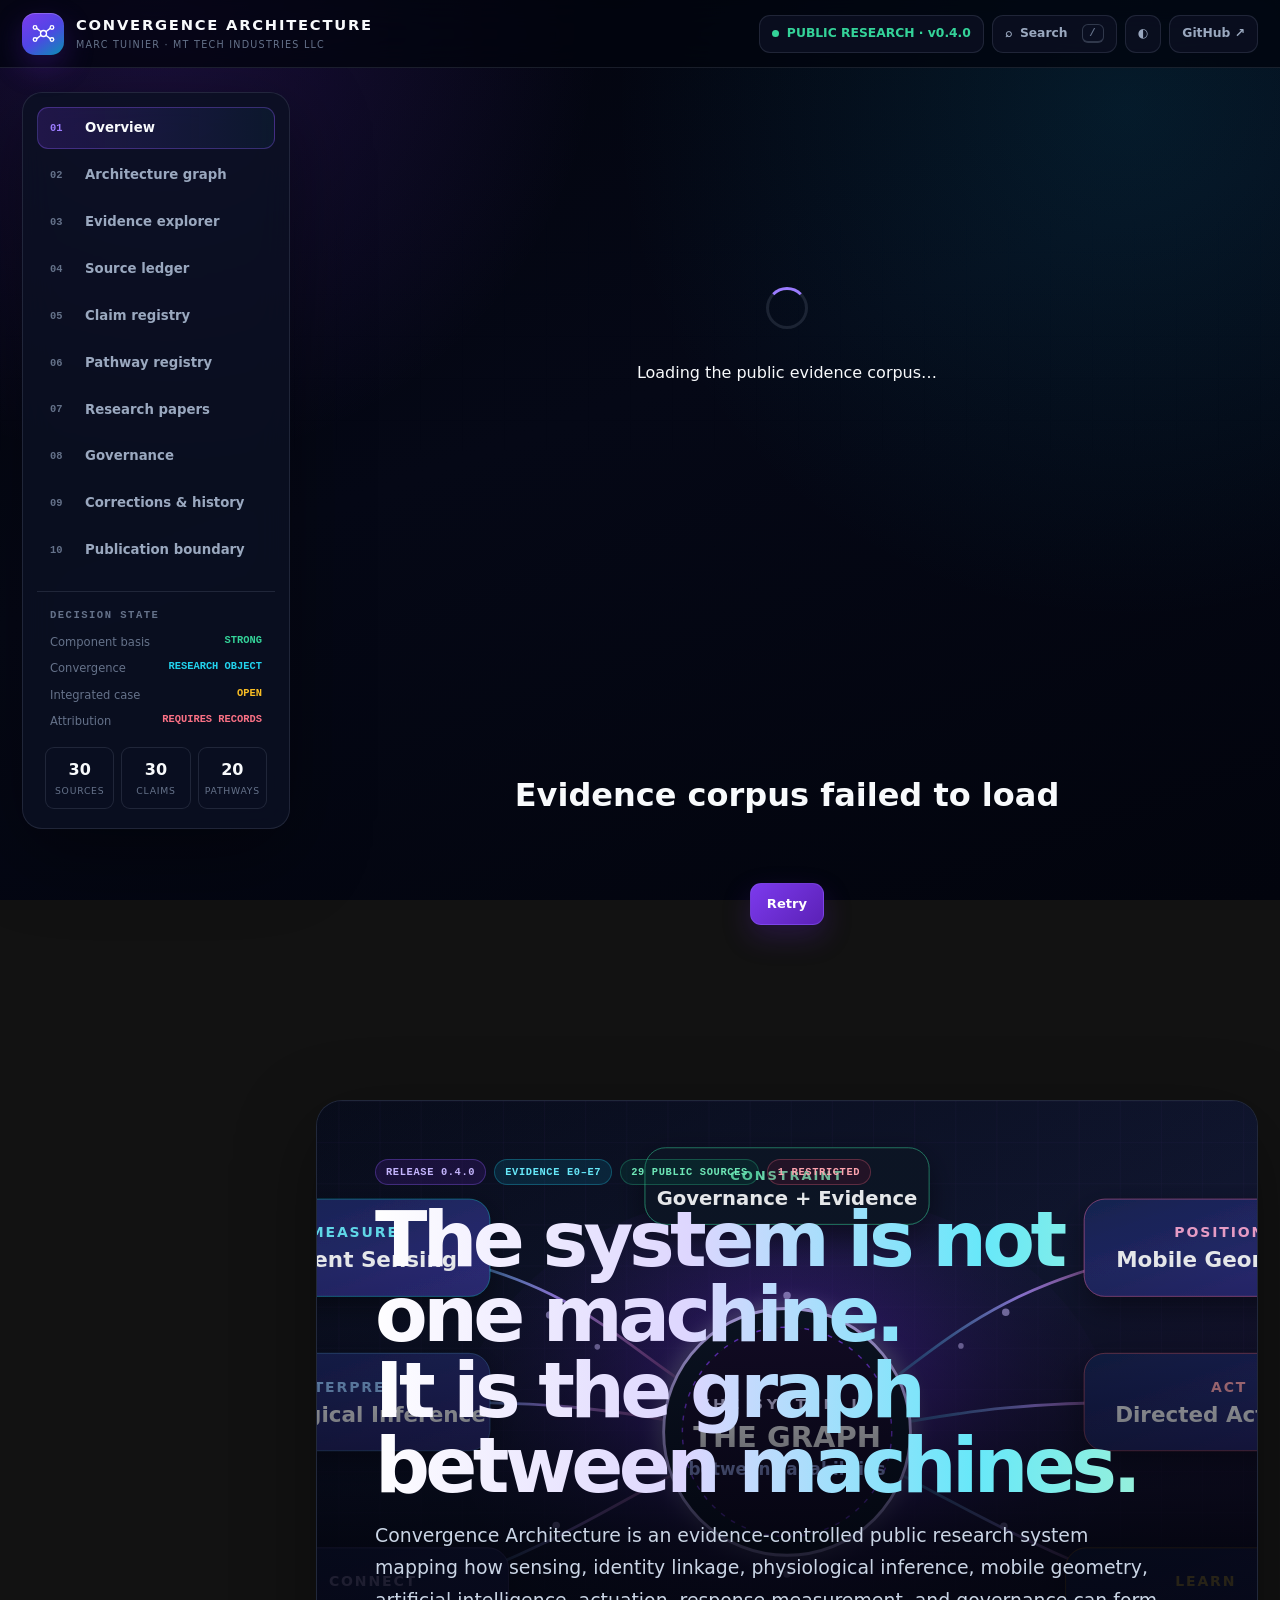
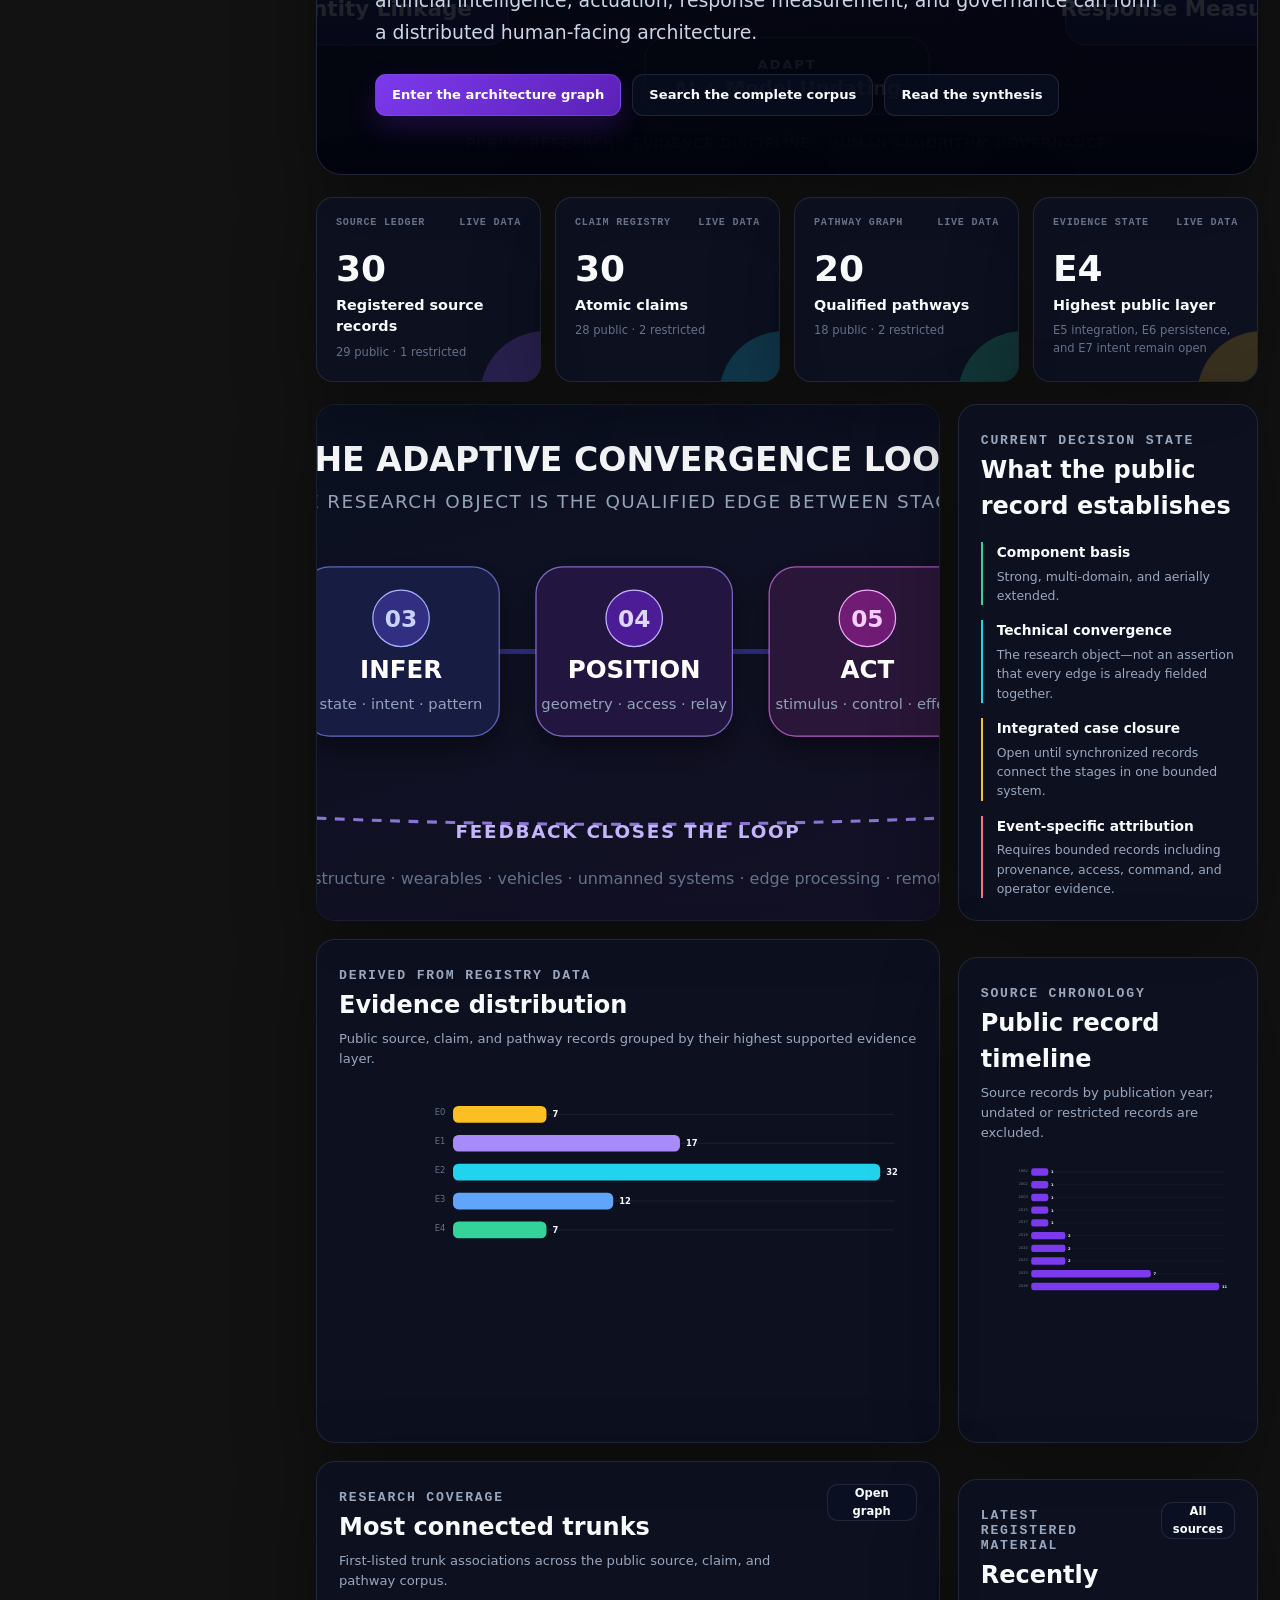
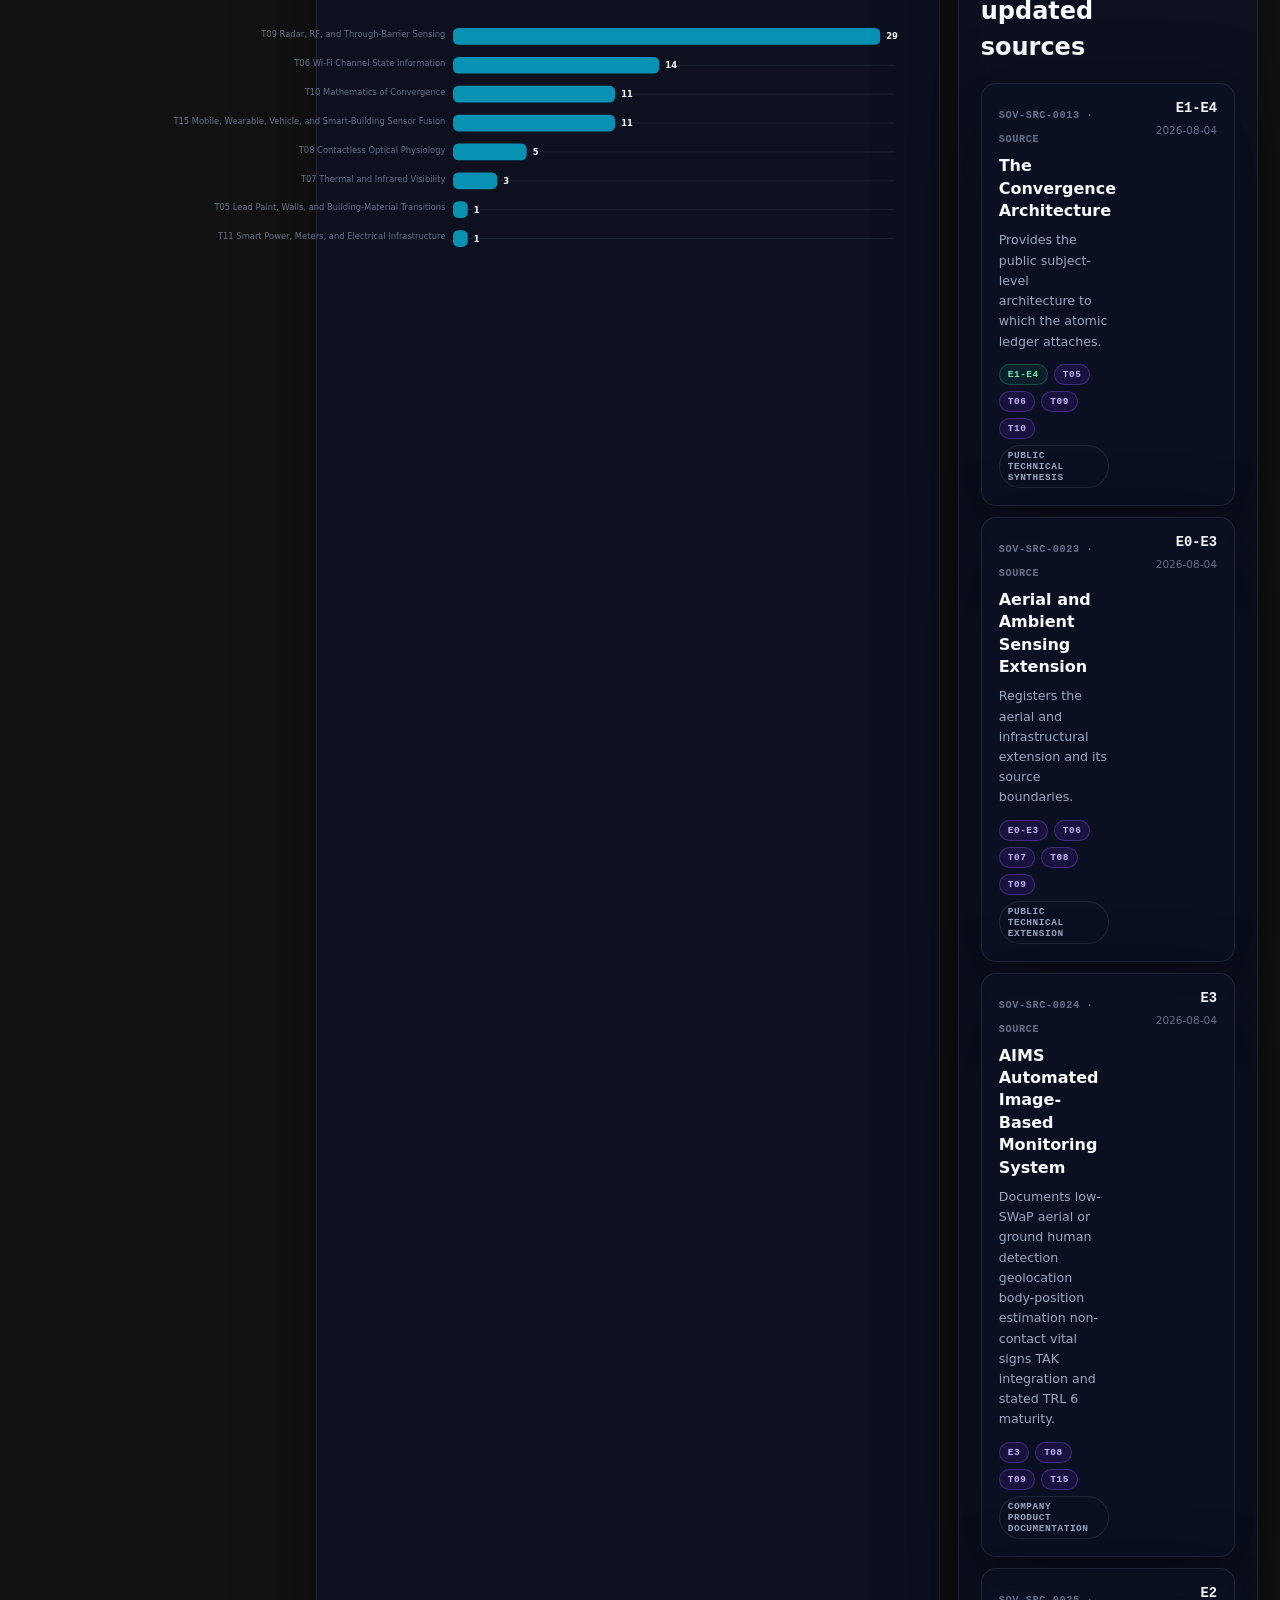
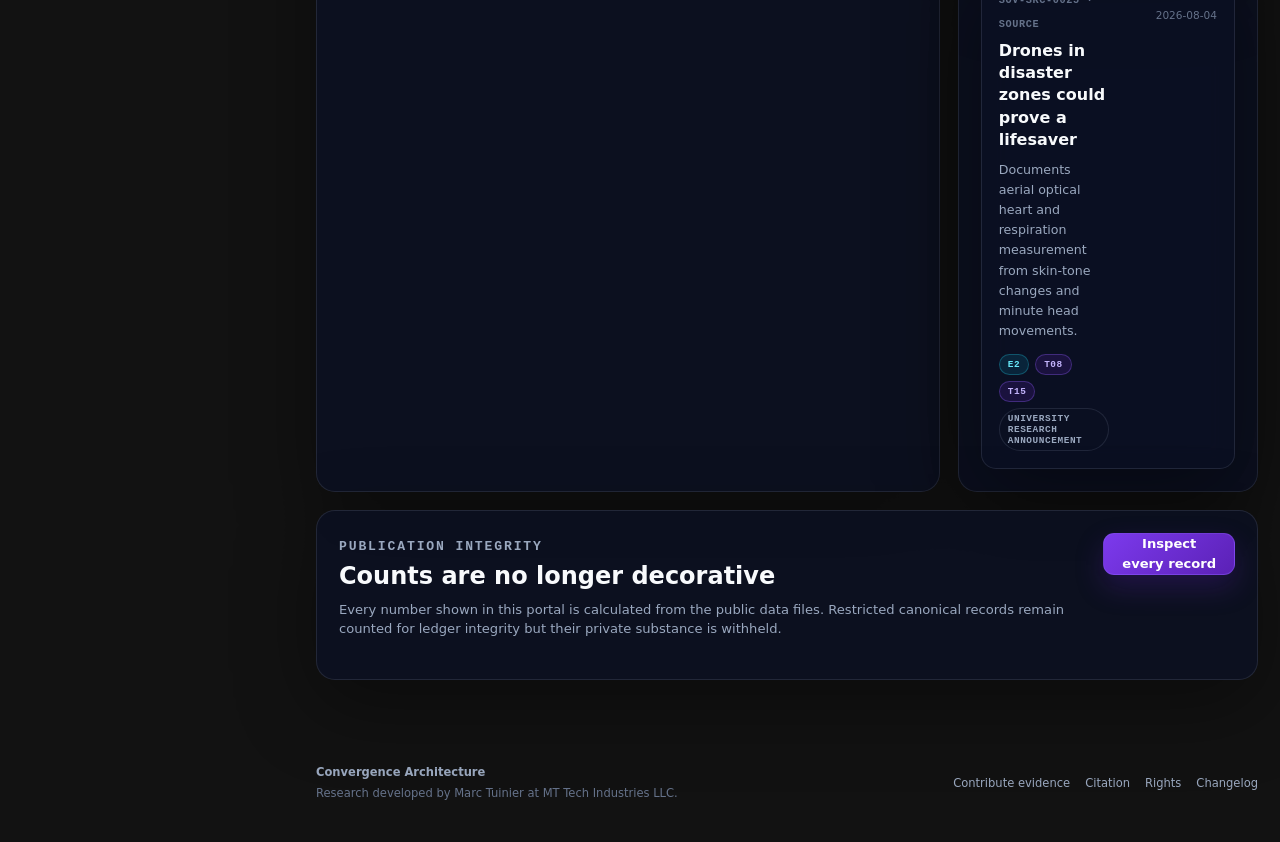
<file: index.html>
<!doctype html>
<html lang="en" data-theme="dark">
<head>
  <meta charset="utf-8">
  <meta name="viewport" content="width=device-width,initial-scale=1">
  <meta name="theme-color" content="#050816">
  <meta name="color-scheme" content="dark light">
  <meta name="description" content="Convergence Architecture is a public, evidence-controlled research portal mapping contactless sensing, physiological inference, mobile geometry, artificial intelligence, directed actuation, and human-algorithm governance.">
  <meta name="author" content="Marc Tuinier, MT Tech Industries LLC">
  <meta name="robots" content="index,follow">
  <meta property="og:type" content="website">
  <meta property="og:title" content="Convergence Architecture — Evidence-Controlled Public Research">
  <meta property="og:description" content="The system is not one machine. It is the graph between machines.">
  <meta property="og:image" content="https://mttechindustries.github.io/Convergence_Architecture/docs/visuals/01-convergence-hero.svg">
  <meta property="og:url" content="https://mttechindustries.github.io/Convergence_Architecture/">
  <meta name="twitter:card" content="summary_large_image">
  <link rel="canonical" href="https://mttechindustries.github.io/Convergence_Architecture/">
  <link rel="icon" href="assets/favicon.svg" type="image/svg+xml">
  <link rel="manifest" href="manifest.webmanifest">
  <link rel="stylesheet" href="assets/css/portal-1.css">
  <link rel="stylesheet" href="assets/css/portal-2.css">
  <link rel="stylesheet" href="assets/css/portal-3.css">
  <title>Convergence Architecture — Public Research Portal</title>
  <script type="application/ld+json">
  {
    "@context":"https://schema.org",
    "@type":"ResearchProject",
    "name":"Convergence Architecture",
    "description":"Evidence-controlled public research on contactless sensing, physiological inference, mobile geometry, artificial intelligence, directed actuation, and human-algorithm governance.",
    "creator":{"@type":"Person","name":"Marc Tuinier"},
    "funder":{"@type":"Organization","name":"MT Tech Industries LLC"},
    "url":"https://mttechindustries.github.io/Convergence_Architecture/"
  }
  </script>
  <script defer src="assets/js/portal-1.js"></script>
  <script defer src="assets/js/portal-2.js"></script>
  <script defer src="assets/js/portal-3.js"></script>
  <script defer src="assets/js/portal-4.js"></script>
  <script defer src="assets/js/portal-5.js"></script>
  <script defer src="assets/js/portal-6.js"></script>
  <script defer src="assets/js/portal-7.js"></script>
  <script defer src="assets/js/portal-8.js"></script>
  <script defer src="assets/js/portal-9.js"></script>
  <script defer src="assets/js/portal-10.js"></script>
</head>
<body>
  <a class="skip-link" href="#main">Skip to content</a>
  <div class="progress" aria-hidden="true"><span id="scroll-progress"></span></div>

  <header class="site-header">
    <div class="header-inner">
      <a class="brand" href="#overview" data-route="overview" aria-label="Convergence Architecture home">
        <span class="brand-mark" aria-hidden="true">
          <svg viewBox="0 0 48 48"><circle cx="24" cy="24" r="5"/><circle cx="10" cy="14" r="3"/><circle cx="38" cy="14" r="3"/><circle cx="10" cy="34" r="3"/><circle cx="38" cy="34" r="3"/><path d="M13 15.5 20 21M35 15.5 28 21M13 32.5 20 27M35 32.5 28 27"/></svg>
        </span>
        <span>
          <strong>CONVERGENCE ARCHITECTURE</strong>
          <small>MARC TUINIER · MT TECH INDUSTRIES LLC</small>
        </span>
      </a>

      <div class="header-actions">
        <span class="release-pill"><span class="pulse-dot"></span><span id="header-version">PUBLIC RESEARCH</span></span>
        <button id="global-search-button" class="icon-button search-button" type="button" aria-haspopup="dialog" aria-controls="search-dialog">
          <span aria-hidden="true">⌕</span><span class="desktop-only">Search</span><kbd>/</kbd>
        </button>
        <button id="theme-button" class="icon-button" type="button" aria-label="Toggle color theme"><span aria-hidden="true">◐</span></button>
        <a class="icon-button desktop-only" href="https://github.com/mttechindustries/Convergence_Architecture" target="_blank" rel="noopener noreferrer">GitHub ↗</a>
        <button id="menu-button" class="icon-button mobile-only" type="button" aria-expanded="false" aria-controls="mobile-nav">Menu</button>
      </div>
    </div>
  </header>

  <div class="app-shell">
    <aside class="sidebar" aria-label="Research portal navigation">
      <nav id="desktop-nav" class="primary-nav">
        <button data-route="overview" class="nav-item is-active"><span>01</span>Overview</button>
        <button data-route="architecture" class="nav-item"><span>02</span>Architecture graph</button>
        <button data-route="explorer" class="nav-item"><span>03</span>Evidence explorer</button>
        <button data-route="sources" class="nav-item"><span>04</span>Source ledger</button>
        <button data-route="claims" class="nav-item"><span>05</span>Claim registry</button>
        <button data-route="pathways" class="nav-item"><span>06</span>Pathway registry</button>
        <button data-route="research" class="nav-item"><span>07</span>Research papers</button>
        <button data-route="governance" class="nav-item"><span>08</span>Governance</button>
        <button data-route="history" class="nav-item"><span>09</span>Corrections & history</button>
        <button data-route="boundary" class="nav-item"><span>10</span>Publication boundary</button>
      </nav>

      <section class="sidebar-status" aria-labelledby="decision-state-title">
        <p id="decision-state-title" class="label">Decision state</p>
        <dl>
          <div><dt>Component basis</dt><dd class="status-good">Strong</dd></div>
          <div><dt>Convergence</dt><dd class="status-info">Research object</dd></div>
          <div><dt>Integrated case</dt><dd class="status-warn">Open</dd></div>
          <div><dt>Attribution</dt><dd class="status-risk">Requires records</dd></div>
        </dl>
      </section>

      <section class="sidebar-counts" aria-label="Registry counts">
        <div><strong id="side-source-count">—</strong><span>sources</span></div>
        <div><strong id="side-claim-count">—</strong><span>claims</span></div>
        <div><strong id="side-path-count">—</strong><span>pathways</span></div>
      </section>
    </aside>

    <nav id="mobile-nav" class="mobile-nav" aria-label="Mobile navigation" hidden>
      <button data-route="overview">Overview</button>
      <button data-route="architecture">Architecture graph</button>
      <button data-route="explorer">Evidence explorer</button>
      <button data-route="sources">Source ledger</button>
      <button data-route="claims">Claim registry</button>
      <button data-route="pathways">Pathway registry</button>
      <button data-route="research">Research papers</button>
      <button data-route="governance">Governance</button>
      <button data-route="history">Corrections & history</button>
      <button data-route="boundary">Publication boundary</button>
    </nav>

    <main id="main" class="main-content" tabindex="-1">
      <div id="loading-view" class="loading-view" role="status">
        <div class="loader"></div>
        <p>Loading the public evidence corpus…</p>
      </div>
      <div id="error-view" class="error-view" hidden>
        <h1>Evidence corpus failed to load</h1>
        <p id="error-message"></p>
        <button id="retry-button" class="button button-primary" type="button">Retry</button>
      </div>
      <div id="view-root" hidden></div>
    </main>
  </div>

  <dialog id="search-dialog" class="search-dialog">
    <form method="dialog" class="search-shell">
      <div class="search-head">
        <label for="global-search-input">Search the entire public corpus</label>
        <button class="dialog-close" value="close" aria-label="Close search">×</button>
      </div>
      <input id="global-search-input" type="search" autocomplete="off" placeholder="Search source, claim, pathway, organization, evidence state…">
      <div id="global-search-results" class="search-results"></div>
      <p class="search-hint"><kbd>↑</kbd><kbd>↓</kbd> move · <kbd>Enter</kbd> open · <kbd>Esc</kbd> close</p>
    </form>
  </dialog>

  <aside id="record-drawer" class="record-drawer" aria-hidden="true">
    <div class="drawer-backdrop" data-close-drawer></div>
    <section class="drawer-panel" role="dialog" aria-modal="true" aria-labelledby="drawer-title">
      <header>
        <div>
          <p id="drawer-kicker" class="label"></p>
          <h2 id="drawer-title"></h2>
        </div>
        <button type="button" class="dialog-close" data-close-drawer aria-label="Close record">×</button>
      </header>
      <div id="drawer-content" class="drawer-content"></div>
    </section>
  </aside>

  <div id="toast" class="toast" role="status" aria-live="polite"></div>

  <footer class="site-footer">
    <div>
      <strong>Convergence Architecture</strong>
      <span>Research developed by Marc Tuinier at MT Tech Industries LLC.</span>
    </div>
    <nav>
      <a href="CONTRIBUTING.md">Contribute evidence</a>
      <a href="CITATION.cff">Citation</a>
      <a href="RIGHTS.md">Rights</a>
      <a href="CHANGELOG.md">Changelog</a>
    </nav>
  </footer>

  <noscript>
    <div class="noscript">
      <h1>JavaScript is required for the evidence explorer.</h1>
      <p>The complete research papers remain directly available:</p>
      <a href="research/CONVERGENCE_ARCHITECTURE.md">Convergence Architecture</a>
      <a href="research/AERIAL_AMBIENT_SENSING_EXTENSION.md">Aerial and Ambient Sensing Extension</a>
      <a href="research/REPRESENTATION_GAP.md">Measurement Without Representation</a>
      <a href="governance/PROTOCOL_GOVERNANCE.md">Protocol Governance</a>
    </div>
  </noscript>
</body>
</html>
</file>
<file: assets/css/portal-1.css>
:root {
  color-scheme: dark;
  --bg: #050816;
  --bg-deep: #02040d;
  --panel: rgba(11, 17, 35, 0.82);
  --panel-solid: #0b1123;
  --panel-2: rgba(17, 24, 48, 0.76);
  --line: rgba(148, 163, 184, 0.16);
  --line-strong: rgba(148, 163, 184, 0.28);
  --text: #f8fafc;
  --muted: #9aa8bf;
  --dim: #65728a;
  --violet: #9b7cff;
  --violet-strong: #7c3aed;
  --cyan: #22d3ee;
  --emerald: #34d399;
  --amber: #fbbf24;
  --rose: #fb7185;
  --blue: #60a5fa;
  --shadow: 0 24px 80px rgba(0, 0, 0, 0.38);
  --radius: 18px;
  --header-h: 68px;
  --sidebar-w: 268px;
  font-family: Inter, ui-sans-serif, system-ui, -apple-system, BlinkMacSystemFont, "Segoe UI", sans-serif;
}

html[data-theme="light"] {
  color-scheme: light;
  --bg: #f4f6fb;
  --bg-deep: #e9edf5;
  --panel: rgba(255, 255, 255, 0.88);
  --panel-solid: #ffffff;
  --panel-2: rgba(246, 248, 253, 0.94);
  --line: rgba(30, 41, 59, 0.13);
  --line-strong: rgba(30, 41, 59, 0.23);
  --text: #111827;
  --muted: #475569;
  --dim: #64748b;
  --shadow: 0 20px 55px rgba(30, 41, 59, 0.12);
}

* { box-sizing: border-box; }
html { min-height: 100%; scroll-behavior: smooth; }
body {
  min-height: 100vh;
  margin: 0;
  color: var(--text);
  background:
    radial-gradient(circle at 12% 2%, rgba(124, 58, 237, 0.2), transparent 28rem),
    radial-gradient(circle at 88% 12%, rgba(8, 145, 178, 0.14), transparent 32rem),
    linear-gradient(160deg, var(--bg-deep), var(--bg) 46%, var(--bg-deep));
  background-attachment: fixed;
  line-height: 1.5;
  text-rendering: optimizeLegibility;
}

body::before {
  content: "";
  position: fixed;
  inset: 0;
  pointer-events: none;
  opacity: 0.26;
  background-image:
    linear-gradient(rgba(148,163,184,.035) 1px, transparent 1px),
    linear-gradient(90deg, rgba(148,163,184,.035) 1px, transparent 1px);
  background-size: 42px 42px;
  mask-image: linear-gradient(to bottom, black, transparent 82%);
}

button, input, select, textarea { font: inherit; }
button, a { -webkit-tap-highlight-color: transparent; }
a { color: inherit; }
button { color: inherit; }

:focus-visible {
  outline: 3px solid color-mix(in srgb, var(--cyan) 75%, white);
  outline-offset: 3px;
}

.skip-link {
  position: fixed;
  z-index: 200;
  top: 10px;
  left: 10px;
  padding: 10px 14px;
  border-radius: 10px;
  background: var(--text);
  color: var(--bg);
  transform: translateY(-160%);
}
.skip-link:focus { transform: none; }

.progress {
  position: fixed;
  inset: 0 0 auto;
  z-index: 160;
  height: 3px;
  background: transparent;
}
.progress span {
  display: block;
  width: 0;
  height: 100%;
  background: linear-gradient(90deg, var(--violet), var(--cyan), var(--emerald));
  box-shadow: 0 0 16px rgba(34, 211, 238, 0.48);
}

.site-header {
  position: sticky;
  top: 0;
  z-index: 120;
  height: var(--header-h);
  border-bottom: 1px solid var(--line);
  background: color-mix(in srgb, var(--bg-deep) 78%, transparent);
  backdrop-filter: blur(18px) saturate(1.2);
}
.header-inner {
  height: 100%;
  max-width: 1600px;
  margin: 0 auto;
  padding: 0 22px;
  display: flex;
  align-items: center;
  justify-content: space-between;
  gap: 20px;
}
.brand {
  display: flex;
  align-items: center;
  gap: 12px;
  min-width: 0;
  text-decoration: none;
}
.brand-mark {
  width: 42px;
  height: 42px;
  flex: 0 0 auto;
  display: grid;
  place-items: center;
  border-radius: 13px;
  background: linear-gradient(145deg, #7c3aed, #4f46e5 52%, #0891b2);
  box-shadow: 0 12px 30px rgba(91, 33, 182, 0.33), inset 0 1px 0 rgba(255,255,255,.2);
}
.brand-mark svg {
  width: 29px;
  fill: none;
  stroke: white;
  stroke-width: 2.2;
  stroke-linecap: round;
}
.brand strong {
  display: block;
  letter-spacing: .12em;
  font-size: .92rem;
  white-space: nowrap;
}
.brand small {
  display: block;
  margin-top: 2px;
  color: var(--dim);
  letter-spacing: .13em;
  font-size: .6rem;
  white-space: nowrap;
}
.header-actions {
  display: flex;
  align-items: center;
  gap: 8px;
}
.release-pill, .icon-button {
  min-height: 38px;
  display: inline-flex;
  align-items: center;
  justify-content: center;
  gap: 8px;
  border: 1px solid var(--line);
  border-radius: 11px;
  background: var(--panel);
  color: var(--muted);
  text-decoration: none;
  font-size: .77rem;
  font-weight: 700;
}
.release-pill { padding: 0 12px; color: var(--emerald); }
.icon-button {
  padding: 0 12px;
  cursor: pointer;
  transition: border-color .18s ease, color .18s ease, background .18s ease, transform .18s ease;
}
.icon-button:hover {
  color: var(--text);
  border-color: var(--line-strong);
  transform: translateY(-1px);
}
.search-button kbd { margin-left: 6px; }
.pulse-dot {
  width: 7px;
  height: 7px;
  border-radius: 50%;
  background: var(--emerald);
  box-shadow: 0 0 0 0 rgba(52,211,153,.55);
  animation: pulse 2s infinite;
}

kbd {
  min-width: 22px;
  padding: 2px 6px;
  border: 1px solid var(--line-strong);
  border-bottom-width: 2px;
  border-radius: 6px;
  background: color-mix(in srgb, var(--panel-solid) 88%, transparent);
  color: var(--dim);
  font: 600 .67rem ui-monospace, SFMono-Regular, Menlo, Consolas, monospace;
  text-align: center;
}

.app-shell {
  max-width: 1600px;
  margin: 0 auto;
  padding: 24px 22px 56px;
  display: grid;
  grid-template-columns: var(--sidebar-w) minmax(0, 1fr);
  gap: 26px;
}
.sidebar {
  position: sticky;
  top: calc(var(--header-h) + 22px);
  align-self: start;
  max-height: calc(100vh - var(--header-h) - 44px);
  overflow: auto;
  padding: 14px;
  border: 1px solid var(--line);
  border-radius: 20px;
  background: var(--panel);
  box-shadow: var(--shadow);
  backdrop-filter: blur(16px);
}
.primary-nav { display: grid; gap: 5px; }
.nav-item {
  width: 100%;
  border: 1px solid transparent;
  border-radius: 11px;
  padding: 10px 12px;
  display: flex;
  align-items: center;
  gap: 11px;
  background: transparent;
  color: var(--muted);
  cursor: pointer;
  text-align: left;
  font-size: .83rem;
  font-weight: 700;
  transition: background .18s ease, color .18s ease, border-color .18s ease;
}
.nav-item span {
  width: 24px;
  color: var(--dim);
  font: 600 .65rem ui-monospace, SFMono-Regular, Menlo, monospace;
}
.nav-item:hover { color: var(--text); background: var(--panel-2); }
.nav-item.is-active {
  color: var(--text);
  border-color: rgba(139, 92, 246, .34);
  background: linear-gradient(90deg, rgba(124,58,237,.19), rgba(8,145,178,.07));
}
.nav-item.is-active span { color: var(--violet); }

.sidebar-status {
  margin-top: 20px;
  padding: 17px 13px 5px;
  border-top: 1px solid var(--line);
}
.label {
  margin: 0;
  color: var(--dim);
  font: 700 .66rem ui-monospace, SFMono-Regular, Menlo, monospace;
  letter-spacing: .14em;
  text-transform: uppercase;
}
.sidebar-status dl { margin: 13px 0 0; display: grid; gap: 9px; }
.sidebar-status dl div { display: flex; justify-content: space-between; gap: 10px; }
.sidebar-status dt { color: var(--dim); font-size: .72rem; }
.sidebar-status dd { margin: 0; font: 700 .65rem ui-monospace, monospace; text-transform: uppercase; }
.status-good { color: var(--emerald); }
.status-info { color: var(--cyan); }
.status-warn { color: var(--amber); }
.status-risk { color: var(--rose); }

.sidebar-counts {
  margin: 12px 8px 5px;
  display: grid;
  grid-template-columns: repeat(3, 1fr);
  gap: 7px;
}
.sidebar-counts div {
  padding: 10px 4px;
  border: 1px solid var(--line);
  border-radius: 9px;
  background: color-mix(in srgb, var(--panel-solid) 56%, transparent);
  text-align: center;
}
.sidebar-counts strong { display: block; font-size: 1rem; }
.sidebar-counts span { display: block; margin-top: 2px; color: var(--dim); font-size: .58rem; text-transform: uppercase; letter-spacing: .08em; }

.mobile-nav {
  position: fixed;
  inset: var(--header-h) 0 auto;
  z-index: 110;
  padding: 14px;
  border-bottom: 1px solid var(--line);
  background: color-mix(in srgb, var(--bg-deep) 96%, transparent);
  box-shadow: var(--shadow);
  max-height: calc(100vh - var(--header-h));
  overflow: auto;
}
.mobile-nav button {
  width: 100%;
  padding: 13px 14px;
  border: 0;
  border-bottom: 1px solid var(--line);
  background: transparent;
  color: var(--muted);
  text-align: left;
  font-weight: 750;
}

.main-content { min-width: 0; }
.loading-view, .error-view {
  min-height: 56vh;
  display: grid;
  place-content: center;
  justify-items: center;
  gap: 16px;
  text-align: center;
}
.loader {
  width: 42px;
  height: 42px;
  border: 3px solid var(--line);
  border-top-color: var(--violet);
  border-radius: 50%;
  animation: spin .8s linear infinite;
}
.error-view h1 { margin: 0; }
.error-view p { max-width: 620px; color: var(--muted); }

.view { animation: view-in .28s ease both; }
.view-header {
  margin-bottom: 22px;
  padding: 26px 28px;
  border: 1px solid var(--line);
  border-radius: 22px;
  background: linear-gradient(145deg, var(--panel), color-mix(in srgb, var(--panel) 72%, rgba(124,58,237,.12)));
  box-shadow: var(--shadow);
  overflow: hidden;
  position: relative;
}
.view-header::after {
  content: "";
  position: absolute;
  width: 320px;
  height: 320px;
  right: -120px;
  top: -190px;
  border-radius: 50%;
  background: radial-gradient(circle, rgba(139,92,246,.23), transparent 70%);
  pointer-events: none;
}
.view-header h1 {
  margin: 9px 0 10px;
  font-size: clamp(2rem, 4.5vw, 4.1rem);
  line-height: 1.02;
  letter-spacing: -.045em;
}
.view-header > p:not(.label) {
  max-width: 860px;
  margin: 0;
  color: var(--muted);
  font-size: 1rem;
  line-height: 1.75;
}
.header-links { margin-top: 18px; display: flex; flex-wrap: wrap; gap: 10px; }

.hero {
  position: relative;
  min-height: 610px;
  margin-bottom: 22px;
  display: grid;
  align-items: end;
  border: 1px solid var(--line);
  border-radius: 26px;
  overflow: hidden;
  background: var(--panel-solid);
  box-shadow: var(--shadow);
}
.hero img {
  position: absolute;
  inset: 0;
  width: 100%;
  height: 100%;
  object-fit: cover;
}
.hero::after {
  content: "";
  position: absolute;
  inset: 0;
  background: linear-gradient(to top, rgba(2,4,13,.98) 3%, rgba(2,4,13,.82) 35%, rgba(2,4,13,.08) 76%);
}
.hero-copy {
  position: relative;
  z-index: 1;
  padding: clamp(24px, 5vw, 58px);
}
.hero h1 {
  max-width: 1100px;
  margin: 17px 0 16px;
  font-size: clamp(2.5rem, 6vw, 6rem);
  line-height: .98;
  letter-spacing: -.06em;
}
.hero p {
  max-width: 790px;
  margin: 0;
  color: #cad5e5;
  font-size: clamp(.98rem, 1.6vw, 1.18rem);
  line-height: 1.72;
}
.hero-actions { margin-top: 25px; display: flex; flex-wrap: wrap; gap: 11px; }

.gradient-text {
  background: linear-gradient(92deg, #fff 0%, #ddd6fe 38%, #67e8f9 73%, #a7f3d0 100%);
  -webkit-background-clip: text;
  background-clip: text;
  color: transparent;
}
html[data-theme="light"] .gradient-text {
  background: linear-gradient(92deg, #111827, #6d28d9 46%, #0e7490 82%);
  -webkit-background-clip: text;
  background-clip: text;
}

.badge-row { display: flex; flex-wrap: wrap; gap: 8px; }
.badge, .tag {
  display: inline-flex;
  align-items: center;
  gap: 6px;
  border: 1px solid var(--line);
  border-radius: 999px;
  background: color-mix(in srgb, var(--panel-solid) 76%, transparent);
  color: var(--muted);
  font: 700 .65rem ui-monospace, SFMono-Regular, Menlo, monospace;
  letter-spacing: .06em;
  text-transform: uppercase;
}
.badge { padding: 6px 10px; }
.tag { padding: 4px 8px; font-size: .59rem; }
.badge.violet, .tag.violet { color: #c4b5fd; border-color: rgba(139,92,246,.34); background: rgba(76,29,149,.25); }
.badge.cyan, .tag.cyan { color: #67e8f9; border-color: rgba(34,211,238,.28); background: rgba(8,145,178,.17); }
.badge.emerald, .tag.emerald { color: #6ee7b7; border-color: rgba(52,211,153,.27); background: rgba(4,120,87,.17); }
.badge.amber, .tag.amber { color: #fde68a; border-color: rgba(251,191,36,.28); background: rgba(146,64,14,.17); }
.badge.rose, .tag.rose { color: #fda4af; border-color: rgba(251,113,133,.28); background: rgba(159,18,57,.15); }
</file>
<file: assets/css/portal-2.css>
.button {
  min-height: 42px;
  padding: 0 16px;
  display: inline-flex;
  align-items: center;
  justify-content: center;
  gap: 8px;
  border: 1px solid var(--line);
  border-radius: 11px;
  background: var(--panel);
  color: var(--text);
  text-decoration: none;
  font-size: .82rem;
  font-weight: 800;
  cursor: pointer;
  transition: transform .16s ease, border-color .16s ease, background .16s ease;
}
.button:hover { transform: translateY(-1px); border-color: var(--line-strong); }
.button-primary {
  border-color: rgba(139,92,246,.4);
  background: linear-gradient(135deg, #7c3aed, #5b21b6);
  color: #fff;
  box-shadow: 0 12px 28px rgba(91,33,182,.27);
}
.button-secondary { background: color-mix(in srgb, var(--panel-solid) 70%, transparent); }
.button-small { min-height: 34px; padding: 0 11px; font-size: .72rem; }

.metric-grid {
  margin-bottom: 22px;
  display: grid;
  grid-template-columns: repeat(4, minmax(0,1fr));
  gap: 14px;
}
.metric-card, .panel, .record-card, .paper-card {
  border: 1px solid var(--line);
  background: var(--panel);
  box-shadow: var(--shadow);
  backdrop-filter: blur(12px);
}
.metric-card {
  min-height: 154px;
  padding: 19px;
  border-radius: 17px;
  position: relative;
  overflow: hidden;
}
.metric-card::after {
  content: "";
  position: absolute;
  width: 130px;
  height: 130px;
  right: -70px;
  bottom: -80px;
  border-radius: 50%;
  background: var(--metric-glow, rgba(139,92,246,.18));
}
.metric-card .metric-top { display: flex; justify-content: space-between; gap: 10px; color: var(--dim); font: 700 .63rem ui-monospace, monospace; letter-spacing: .08em; }
.metric-card strong { display: block; margin-top: 23px; font-size: 2.25rem; line-height: 1; }
.metric-card h3 { margin: 8px 0 0; font-size: .9rem; }
.metric-card p { margin: 6px 0 0; color: var(--dim); font-size: .72rem; line-height: 1.55; }

.panel {
  border-radius: 19px;
  padding: 22px;
}
.panel + .panel { margin-top: 18px; }
.panel-header {
  margin-bottom: 18px;
  display: flex;
  align-items: flex-start;
  justify-content: space-between;
  gap: 16px;
}
.panel-header h2, .panel-header h3 { margin: 4px 0 0; }
.panel-header p { margin: 6px 0 0; color: var(--muted); font-size: .82rem; }
.two-column { display: grid; grid-template-columns: minmax(0,1.35fr) minmax(280px,.65fr); gap: 18px; }
.three-column { display: grid; grid-template-columns: repeat(3, minmax(0,1fr)); gap: 14px; }
.four-column { display: grid; grid-template-columns: repeat(4, minmax(0,1fr)); gap: 14px; }

.decision-list { display: grid; gap: 15px; }
.decision-item { padding-left: 14px; border-left: 2px solid var(--line-strong); }
.decision-item.good { border-color: var(--emerald); }
.decision-item.info { border-color: var(--cyan); }
.decision-item.warn { border-color: var(--amber); }
.decision-item.risk { border-color: var(--rose); }
.decision-item strong { display: block; font-size: .86rem; }
.decision-item span { display: block; margin-top: 4px; color: var(--muted); font-size: .78rem; line-height: 1.55; }

.visual-frame {
  min-height: 280px;
  border: 1px solid var(--line);
  border-radius: 19px;
  overflow: hidden;
  background: #050816;
  box-shadow: var(--shadow);
}
.visual-frame img { width: 100%; height: 100%; display: block; object-fit: cover; }

.chart {
  width: 100%;
  min-height: 260px;
}
.chart svg { width: 100%; height: auto; display: block; overflow: visible; }
.chart .axis-label { fill: var(--dim); font-size: 11px; }
.chart .bar-label { fill: var(--text); font-size: 11px; font-weight: 700; }
.chart .grid-line { stroke: var(--line); stroke-width: 1; }
.chart .bar { transition: opacity .16s ease, transform .16s ease; transform-box: fill-box; transform-origin: bottom; }
.chart .bar:hover { opacity: .8; transform: scaleY(1.015); }
.chart-empty { min-height: 220px; display: grid; place-items: center; color: var(--dim); }

.filters {
  margin-bottom: 16px;
  padding: 14px;
  border: 1px solid var(--line);
  border-radius: 16px;
  background: var(--panel);
  display: grid;
  grid-template-columns: minmax(220px, 1.7fr) repeat(4, minmax(120px,.65fr));
  gap: 10px;
}
.filters.compact { grid-template-columns: minmax(220px,1fr) repeat(3,minmax(130px,.35fr)); }
.field { display: grid; gap: 5px; }
.field label { color: var(--dim); font: 700 .59rem ui-monospace, monospace; letter-spacing: .08em; text-transform: uppercase; }
.field input, .field select {
  width: 100%;
  min-height: 40px;
  padding: 0 11px;
  border: 1px solid var(--line);
  border-radius: 10px;
  background: color-mix(in srgb, var(--panel-solid) 80%, transparent);
  color: var(--text);
}
.field input::placeholder { color: var(--dim); }
.filter-actions { display: flex; align-items: end; gap: 7px; }

.result-toolbar {
  margin: 0 2px 12px;
  display: flex;
  align-items: center;
  justify-content: space-between;
  gap: 14px;
  color: var(--muted);
  font-size: .78rem;
}
.result-toolbar strong { color: var(--text); }
.toolbar-actions { display: flex; flex-wrap: wrap; gap: 7px; }

.record-list { display: grid; gap: 11px; }
.record-card {
  width: 100%;
  border-radius: 15px;
  padding: 17px;
  display: grid;
  grid-template-columns: minmax(0,1fr) auto;
  gap: 16px;
  text-align: left;
  color: inherit;
  cursor: pointer;
  transition: transform .16s ease, border-color .16s ease, background .16s ease;
}
.record-card:hover {
  transform: translateY(-2px);
  border-color: var(--line-strong);
  background: color-mix(in srgb, var(--panel-solid) 76%, rgba(124,58,237,.05));
}
.record-card .record-id { color: var(--dim); font: 700 .64rem ui-monospace, monospace; letter-spacing: .06em; }
.record-card h3 { margin: 6px 0 0; font-size: 1rem; line-height: 1.4; }
.record-card p { margin: 8px 0 0; color: var(--muted); font-size: .79rem; line-height: 1.6; }
.record-meta { margin-top: 12px; display: flex; flex-wrap: wrap; gap: 6px; }
.record-tail { min-width: 92px; text-align: right; }
.record-tail strong { display: block; font: 800 .86rem ui-monospace, monospace; }
.record-tail span { display: block; margin-top: 7px; color: var(--dim); font-size: .66rem; }
.record-card.restricted { border-style: dashed; opacity: .78; }

.data-table-wrap {
  overflow: auto;
  border: 1px solid var(--line);
  border-radius: 15px;
  background: var(--panel);
}
.data-table {
  width: 100%;
  border-collapse: collapse;
  min-width: 900px;
  font-size: .76rem;
}
.data-table th {
  position: sticky;
  top: 0;
  z-index: 1;
  padding: 12px;
  border-bottom: 1px solid var(--line-strong);
  background: var(--panel-solid);
  color: var(--dim);
  text-align: left;
  font: 700 .62rem ui-monospace, monospace;
  letter-spacing: .08em;
  text-transform: uppercase;
}
.data-table td { padding: 12px; border-bottom: 1px solid var(--line); vertical-align: top; }
.data-table tbody tr { cursor: pointer; }
.data-table tbody tr:hover { background: color-mix(in srgb, var(--panel-solid) 70%, rgba(124,58,237,.06)); }

.pagination {
  margin-top: 14px;
  display: flex;
  justify-content: center;
  align-items: center;
  gap: 7px;
}
.pagination button {
  min-width: 34px;
  height: 34px;
  border: 1px solid var(--line);
  border-radius: 9px;
  background: var(--panel);
  color: var(--muted);
  cursor: pointer;
}
.pagination button.is-active { color: white; border-color: rgba(139,92,246,.5); background: #6d28d9; }
.pagination button:disabled { opacity: .4; cursor: not-allowed; }

.architecture-layout {
  display: grid;
  grid-template-columns: minmax(0,1fr) 330px;
  gap: 18px;
}
.graph-panel {
  min-height: 720px;
  padding: 12px;
  border: 1px solid var(--line);
  border-radius: 20px;
  background:
    radial-gradient(circle at center, rgba(124,58,237,.1), transparent 40%),
    var(--panel);
  overflow: hidden;
}
.graph-panel svg { width: 100%; height: 100%; min-height: 680px; display: block; }
.graph-edge { stroke: rgba(148,163,184,.25); stroke-width: 1.4; fill: none; cursor: pointer; transition: stroke .16s ease, stroke-width .16s ease, opacity .16s ease; }
.graph-edge[data-evidence="E0"] { stroke: rgba(251,191,36,.45); stroke-dasharray: 5 5; }
.graph-edge[data-evidence="E1"] { stroke: rgba(167,139,250,.46); }
.graph-edge[data-evidence="E2"] { stroke: rgba(34,211,238,.52); }
.graph-edge[data-evidence="E3"] { stroke: rgba(96,165,250,.62); }
.graph-edge[data-evidence="E4"] { stroke: rgba(52,211,153,.76); stroke-width: 2.4; }
.graph-edge:hover, .graph-edge.is-selected { stroke: white; stroke-width: 3.2; opacity: 1; }
.graph-node { cursor: pointer; }
.graph-node circle { fill: var(--panel-solid); stroke: rgba(139,92,246,.55); stroke-width: 1.5; transition: fill .16s ease, stroke .16s ease, transform .16s ease; transform-box: fill-box; transform-origin: center; }
.graph-node text { fill: var(--text); font-size: 11px; font-weight: 800; pointer-events: none; }
.graph-node .node-id { fill: var(--violet); font-size: 9px; font-family: ui-monospace, monospace; }
.graph-node:hover circle, .graph-node.is-selected circle { fill: #6d28d9; stroke: #c4b5fd; transform: scale(1.08); }
.graph-side {
  display: grid;
  align-content: start;
  gap: 14px;
}
.graph-legend { display: grid; gap: 8px; }
.graph-legend span { display: flex; align-items: center; gap: 9px; color: var(--muted); font-size: .72rem; }
.legend-line { width: 34px; height: 2px; background: var(--violet); }
.legend-line.e0 { background: repeating-linear-gradient(90deg,var(--amber) 0 5px, transparent 5px 9px); }
.legend-line.e2 { background: var(--cyan); }
.legend-line.e4 { height: 3px; background: var(--emerald); }

.paper-grid { display: grid; grid-template-columns: repeat(2,minmax(0,1fr)); gap: 15px; }
.paper-card { border-radius: 18px; padding: 22px; }
.paper-card h2, .paper-card h3 { margin: 9px 0 0; }
.paper-card p { margin: 10px 0 0; color: var(--muted); font-size: .82rem; line-height: 1.7; }
.paper-card .paper-links { margin-top: 17px; display: flex; flex-wrap: wrap; gap: 8px; }

.definition-grid { display: grid; grid-template-columns: repeat(2,minmax(0,1fr)); gap: 15px; }
.definition-card {
  padding: 21px;
  border: 1px solid var(--line);
  border-radius: 16px;
  background: var(--panel);
}
.definition-card h3 { margin: 0; }
.definition-card p { margin: 9px 0 0; color: var(--muted); font-size: .8rem; line-height: 1.65; }

.timeline {
  position: relative;
  padding-left: 24px;
  display: grid;
  gap: 17px;
}
.timeline::before {
  content: "";
  position: absolute;
  left: 6px;
  top: 7px;
  bottom: 7px;
  width: 1px;
  background: var(--line-strong);
}
.timeline-item { position: relative; }
.timeline-item::before {
  content: "";
  position: absolute;
  left: -22px;
  top: 5px;
  width: 9px;
  height: 9px;
  border-radius: 50%;
  background: var(--violet);
  box-shadow: 0 0 0 5px rgba(139,92,246,.12);
}
.timeline-item time { color: var(--violet); font: 700 .68rem ui-monospace, monospace; }
.timeline-item h3 { margin: 4px 0 0; font-size: .95rem; }
.timeline-item p { margin: 5px 0 0; color: var(--muted); font-size: .78rem; line-height: 1.6; }

.notice {
  padding: 18px;
  border: 1px solid rgba(251,191,36,.28);
  border-radius: 15px;
  background: rgba(146,64,14,.1);
  color: #fde68a;
}
.notice strong { display: block; }
.notice p { margin: 7px 0 0; color: var(--muted); font-size: .8rem; }

.empty-state {
  min-height: 260px;
  padding: 30px;
  display: grid;
  place-content: center;
  justify-items: center;
  border: 1px dashed var(--line-strong);
  border-radius: 18px;
  color: var(--muted);
  text-align: center;
}
.empty-state strong { color: var(--text); }

.search-dialog {
  width: min(760px, calc(100vw - 28px));
  max-height: min(760px, calc(100vh - 28px));
  padding: 0;
  border: 1px solid var(--line-strong);
  border-radius: 20px;
  background: var(--panel-solid);
  color: var(--text);
  box-shadow: 0 40px 120px rgba(0,0,0,.58);
}
.search-dialog::backdrop { background: rgba(2,4,13,.76); backdrop-filter: blur(6px); }
.search-shell { padding: 18px; }
.search-head { display: flex; align-items: center; justify-content: space-between; gap: 12px; }
</file>
<file: assets/css/portal-3.css>
.search-head label { font-weight: 850; }
.dialog-close {
  width: 36px;
  height: 36px;
  border: 1px solid var(--line);
  border-radius: 9px;
  background: transparent;
  color: var(--muted);
  cursor: pointer;
  font-size: 1.25rem;
}
.search-shell > input {
  width: 100%;
  height: 48px;
  margin-top: 14px;
  padding: 0 14px;
  border: 1px solid var(--line);
  border-radius: 12px;
  background: var(--panel-2);
  color: var(--text);
}
.search-results { max-height: 500px; margin-top: 12px; overflow: auto; display: grid; gap: 6px; }
.search-result {
  padding: 12px;
  border: 1px solid transparent;
  border-radius: 10px;
  background: transparent;
  color: var(--text);
  text-align: left;
  cursor: pointer;
}
.search-result:hover, .search-result.is-active { border-color: var(--line); background: var(--panel-2); }
.search-result strong { display: block; font-size: .83rem; }
.search-result span { display: block; margin-top: 3px; color: var(--dim); font-size: .68rem; }
.search-hint { margin: 12px 0 0; color: var(--dim); font-size: .68rem; text-align: center; }

.record-drawer {
  position: fixed;
  inset: 0;
  z-index: 180;
  display: grid;
  grid-template-columns: 1fr min(680px, 92vw);
  pointer-events: none;
  visibility: hidden;
}
.record-drawer.is-open { pointer-events: auto; visibility: visible; }
.drawer-backdrop { background: rgba(2,4,13,.68); opacity: 0; transition: opacity .22s ease; }
.record-drawer.is-open .drawer-backdrop { opacity: 1; }
.drawer-panel {
  height: 100%;
  overflow: auto;
  border-left: 1px solid var(--line-strong);
  background: var(--panel-solid);
  box-shadow: -30px 0 90px rgba(0,0,0,.4);
  transform: translateX(100%);
  transition: transform .25s ease;
}
.record-drawer.is-open .drawer-panel { transform: none; }
.drawer-panel > header {
  position: sticky;
  top: 0;
  z-index: 2;
  padding: 22px;
  display: flex;
  justify-content: space-between;
  align-items: flex-start;
  gap: 16px;
  border-bottom: 1px solid var(--line);
  background: color-mix(in srgb, var(--panel-solid) 92%, transparent);
  backdrop-filter: blur(16px);
}
.drawer-panel h2 { margin: 5px 0 0; font-size: 1.35rem; }
.drawer-content { padding: 22px; }
.detail-grid { display: grid; gap: 13px; }
.detail-field {
  padding: 14px;
  border: 1px solid var(--line);
  border-radius: 12px;
  background: var(--panel-2);
}
.detail-field dt { color: var(--dim); font: 700 .61rem ui-monospace, monospace; letter-spacing: .08em; text-transform: uppercase; }
.detail-field dd { margin: 6px 0 0; font-size: .82rem; line-height: 1.65; white-space: pre-wrap; }
.detail-links { display: flex; flex-wrap: wrap; gap: 7px; }
.detail-links button, .detail-links a {
  padding: 7px 9px;
  border: 1px solid var(--line);
  border-radius: 8px;
  background: var(--panel);
  color: var(--muted);
  text-decoration: none;
  font-size: .7rem;
  cursor: pointer;
}

.toast {
  position: fixed;
  z-index: 220;
  right: 18px;
  bottom: 18px;
  max-width: min(380px, calc(100vw - 36px));
  padding: 11px 14px;
  border: 1px solid rgba(52,211,153,.33);
  border-radius: 11px;
  background: #052e28;
  color: #a7f3d0;
  box-shadow: var(--shadow);
  opacity: 0;
  transform: translateY(14px);
  pointer-events: none;
  transition: opacity .18s ease, transform .18s ease;
  font-size: .8rem;
  font-weight: 750;
}
.toast.is-visible { opacity: 1; transform: none; }

.site-footer {
  max-width: 1600px;
  margin: 0 auto;
  padding: 28px 22px 40px calc(var(--sidebar-w) + 48px);
  display: flex;
  align-items: center;
  justify-content: space-between;
  gap: 22px;
  color: var(--dim);
  font-size: .72rem;
}
.site-footer strong { color: var(--muted); }
.site-footer span { display: block; margin-top: 4px; }
.site-footer nav { display: flex; flex-wrap: wrap; gap: 15px; }
.site-footer a { color: var(--muted); text-decoration: none; }
.site-footer a:hover { color: var(--text); }

.noscript {
  position: fixed;
  inset: 16px;
  z-index: 500;
  overflow: auto;
  padding: 30px;
  border: 1px solid var(--line);
  border-radius: 20px;
  background: var(--panel-solid);
}
.noscript a { display: block; margin-top: 10px; color: var(--cyan); }

.mobile-only { display: none; }
.desktop-only { display: inline-flex; }

@keyframes pulse {
  0% { box-shadow: 0 0 0 0 rgba(52,211,153,.45); }
  70% { box-shadow: 0 0 0 8px rgba(52,211,153,0); }
  100% { box-shadow: 0 0 0 0 rgba(52,211,153,0); }
}
@keyframes spin { to { transform: rotate(360deg); } }
@keyframes view-in { from { opacity: 0; transform: translateY(8px); } to { opacity: 1; transform: none; } }

@media (max-width: 1180px) {
  .metric-grid { grid-template-columns: repeat(2,minmax(0,1fr)); }
  .filters { grid-template-columns: minmax(220px,1.5fr) repeat(2,minmax(130px,.65fr)); }
  .architecture-layout { grid-template-columns: 1fr; }
  .graph-side { grid-template-columns: repeat(2,minmax(0,1fr)); }
  .three-column, .four-column { grid-template-columns: repeat(2,minmax(0,1fr)); }
}

@media (max-width: 900px) {
  :root { --header-h: 64px; }
  .app-shell { grid-template-columns: 1fr; padding: 18px 14px 42px; }
  .sidebar { display: none; }
  .mobile-only { display: inline-flex; }
  .desktop-only { display: none !important; }
  .site-footer { padding: 24px 16px 34px; }
  .release-pill { display: none; }
  .header-inner { padding: 0 14px; }
  .brand strong { font-size: .78rem; }
  .brand small { font-size: .52rem; }
  .two-column { grid-template-columns: 1fr; }
  .filters, .filters.compact { grid-template-columns: 1fr 1fr; }
  .filters .field:first-child { grid-column: 1 / -1; }
  .paper-grid { grid-template-columns: 1fr; }
}

@media (max-width: 620px) {
  .hero { min-height: 560px; }
  .hero h1 { font-size: 2.55rem; }
  .metric-grid, .three-column, .four-column, .definition-grid, .graph-side { grid-template-columns: 1fr; }
  .filters, .filters.compact { grid-template-columns: 1fr; }
  .filters .field:first-child { grid-column: auto; }
  .view-header { padding: 22px 19px; }
  .panel { padding: 17px; }
  .record-card { grid-template-columns: 1fr; }
  .record-tail { text-align: left; display: flex; gap: 10px; align-items: center; }
  .result-toolbar { align-items: flex-start; flex-direction: column; }
  .drawer-panel { width: 100vw; }
  .record-drawer { grid-template-columns: 0 1fr; }
  .site-footer { align-items: flex-start; flex-direction: column; }
  .brand small { display: none; }
}

@media (prefers-reduced-motion: reduce) {
  *, *::before, *::after {
    animation-duration: .001ms !important;
    animation-iteration-count: 1 !important;
    scroll-behavior: auto !important;
    transition-duration: .001ms !important;
  }
}
</file>
